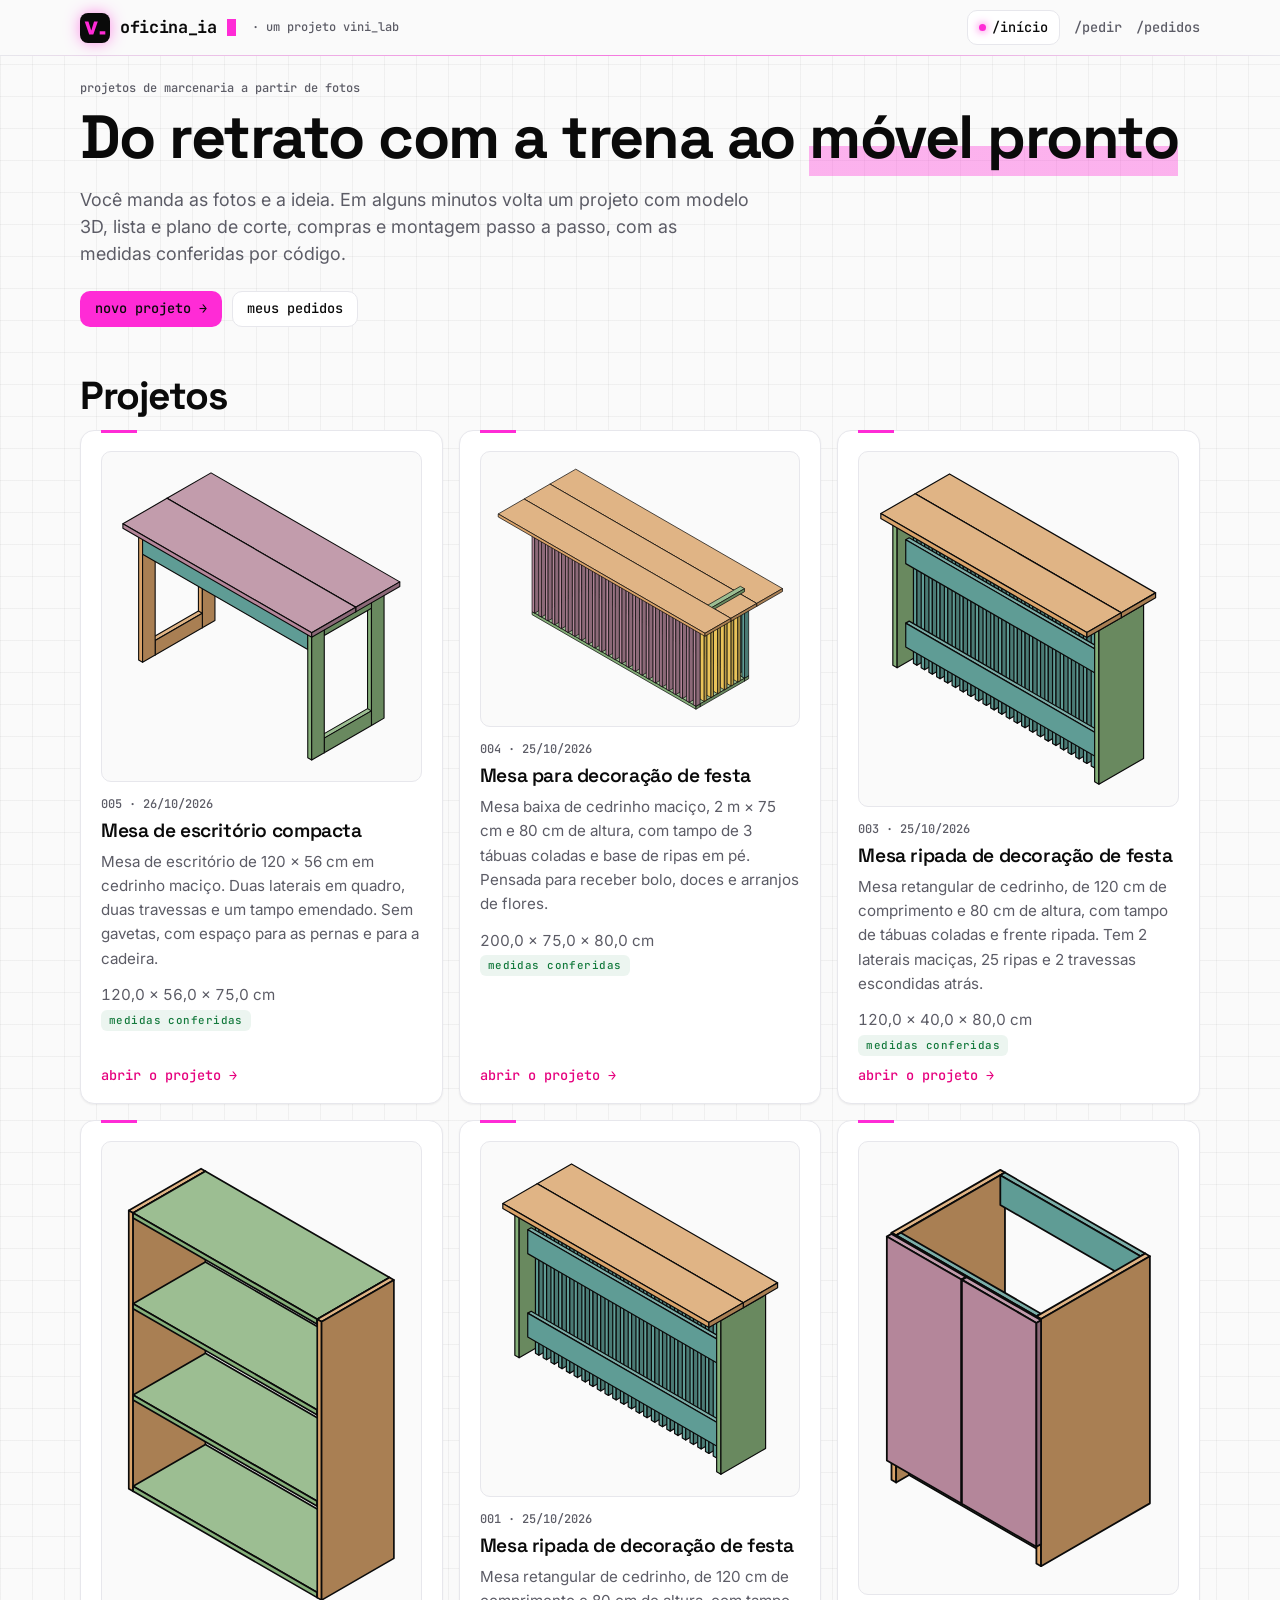
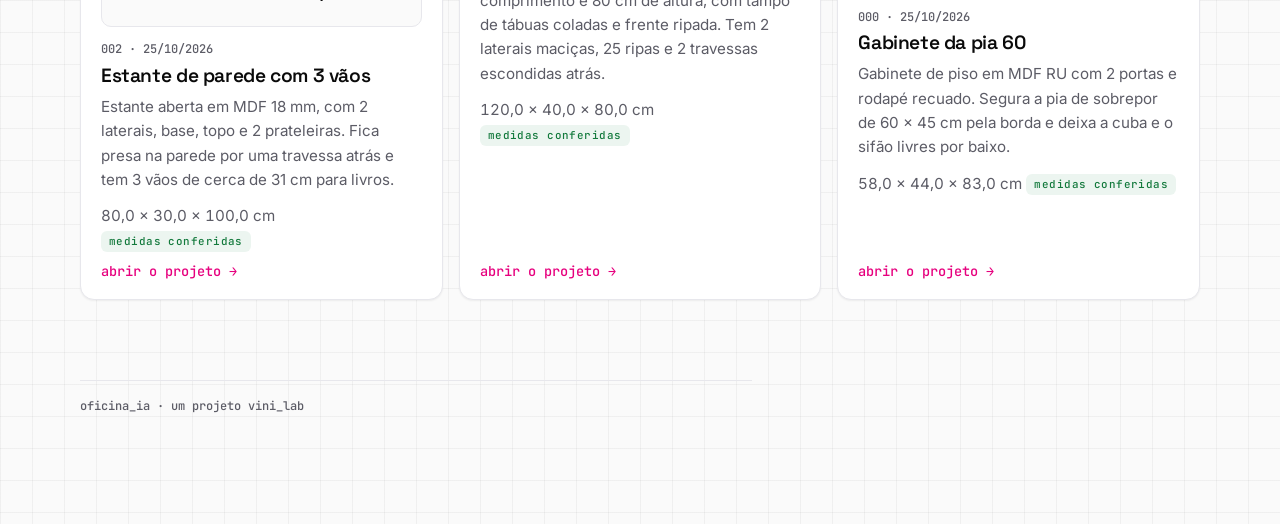
<file: docs/index.html>
<!doctype html>
<html lang="pt-BR">
<head>
<meta charset="utf-8">
<meta name="viewport" content="width=device-width, initial-scale=1, viewport-fit=cover">
<title>oficina_ia</title>
<link rel="icon" href="assets/favicon.svg" type="image/svg+xml" sizes="any">
<link rel="icon" href="assets/favicon-16.svg" type="image/svg+xml" sizes="16x16">
<link rel="apple-touch-icon" href="assets/icone-180.png">
<meta name="theme-color" content="#0a0a0a">
<link rel="preconnect" href="https://fonts.googleapis.com">
<link rel="stylesheet" href="https://fonts.googleapis.com/css2?family=Inter:wght@400;500;600&family=JetBrains+Mono:wght@500;700&family=Space+Grotesk:wght@500;600;700&display=swap">
<link rel="stylesheet" href="assets/oficina.css">
</head>
<body>
<header class="top">
  <div class="top-in">
    <a class="mark" href="./"><span class="chip" aria-hidden="true"><svg viewBox="0 0 32 32" aria-hidden="true"><path fill="currentColor" d="M5 9 L9 9 L12 18.6 L15 9 L19 9 L14.2 23 L9.8 23 Z M21 19.5 L27 19.5 L27 23 L21 23 Z"/></svg></span>oficina_ia<span class="cursor" aria-hidden="true"></span></a>
    <span class="endosso">· um projeto vini_lab</span>
    <nav class="nav" aria-label="Navegação"><a class="inicio" href="./" aria-current="page">/início</a><a class="opc" href="pedir/#novo">/pedir</a><a href="pedir/#pedidos">/pedidos</a></nav>
  </div>
</header>
<main class="wrap">
  <p class="eyebrow">projetos de marcenaria a partir de fotos</p>
  <h1>Do retrato com a trena ao <span class="hl">móvel pronto</span></h1>
  <p class="lead">Você manda as fotos e a ideia. Em alguns minutos volta um projeto com modelo 3D, lista e plano de corte, compras e montagem passo a passo, com as medidas conferidas por código.</p>
  <p style="display:flex;gap:10px;flex-wrap:wrap"><a class="btn pri" id="novo" href="pedir/#novo">novo projeto →</a><a class="btn" href="pedir/#pedidos">meus pedidos</a></p>
  <section style="padding-top:32px">
    <h2>Projetos</h2>
    <div class="galeria" id="galeria"><p class="note">carregando…</p></div>
  </section>
  <p class="foot">oficina_ia · um projeto vini_lab</p>
</main>
<script src="assets/iso.js"></script>
<script>
(function () {
  "use strict";
  var esc = function (s) { return String(s == null ? "" : s).replace(/[&<>"]/g, function (c) { return { "&": "&amp;", "<": "&lt;", ">": "&gt;", '"': "&quot;" }[c]; }); };
  var f1 = function (x) { return (Math.round((x || 0) * 10) / 10).toFixed(1).replace(".", ","); };
  fetch("projetos/indice.json", { cache: "no-store" }).then(function (r) { return r.json(); }).then(function (lista) {
    var g = document.getElementById("galeria");
    if (!lista.length) { g.innerHTML = '<p class="note">Nenhum projeto ainda. Use o botão acima para pedir o primeiro.</p>'; return; }
    g.innerHTML = lista.map(function (p, i) {
      var d = p.dimensoes_externas || {};
      var st = p.status === "ok" ? '<span class="tag med">medidas conferidas</span>' : p.status === "erro" ? '<span class="tag bad">com erro</span>' : '<span class="tag prem">sem validação</span>';
      return '<a class="card proj" href="projetos/' + encodeURIComponent(p.id) + '/"><div class="mini" id="mini' + i + '"></div>' +
        '<span class="eyebrow" style="margin:0">' + esc(p.id.split("-")[0]) + " · " + esc((p.data || "").split("-").reverse().join("/")) + "</span>" +
        "<h3>" + esc(p.titulo) + "</h3><p>" + esc(p.resumo) + '</p><p class="note num" style="margin:0 0 12px">' + f1(d.largura) + " × " + f1(d.profundidade) + " × " + f1(d.altura) + " cm " + st + '</p><span class="go">abrir o projeto →</span></a>';
    }).join("");
    lista.forEach(function (p, i) {
      var cores = OficinaIso.coresGrupo(p.miniatura.map(function (m) { return m.grupo || "peças"; }));
      document.getElementById("mini" + i).innerHTML = OficinaIso.svg(p.miniatura.map(function (m) { return { caixa: m.caixa, cor: cores[m.grupo || "peças"] }; }), { titulo: p.titulo });
    });
  }).catch(function () { document.getElementById("galeria").innerHTML = '<p class="note">Não consegui carregar a lista de projetos.</p>'; });
})();
</script>
</body>
</html>
</file>
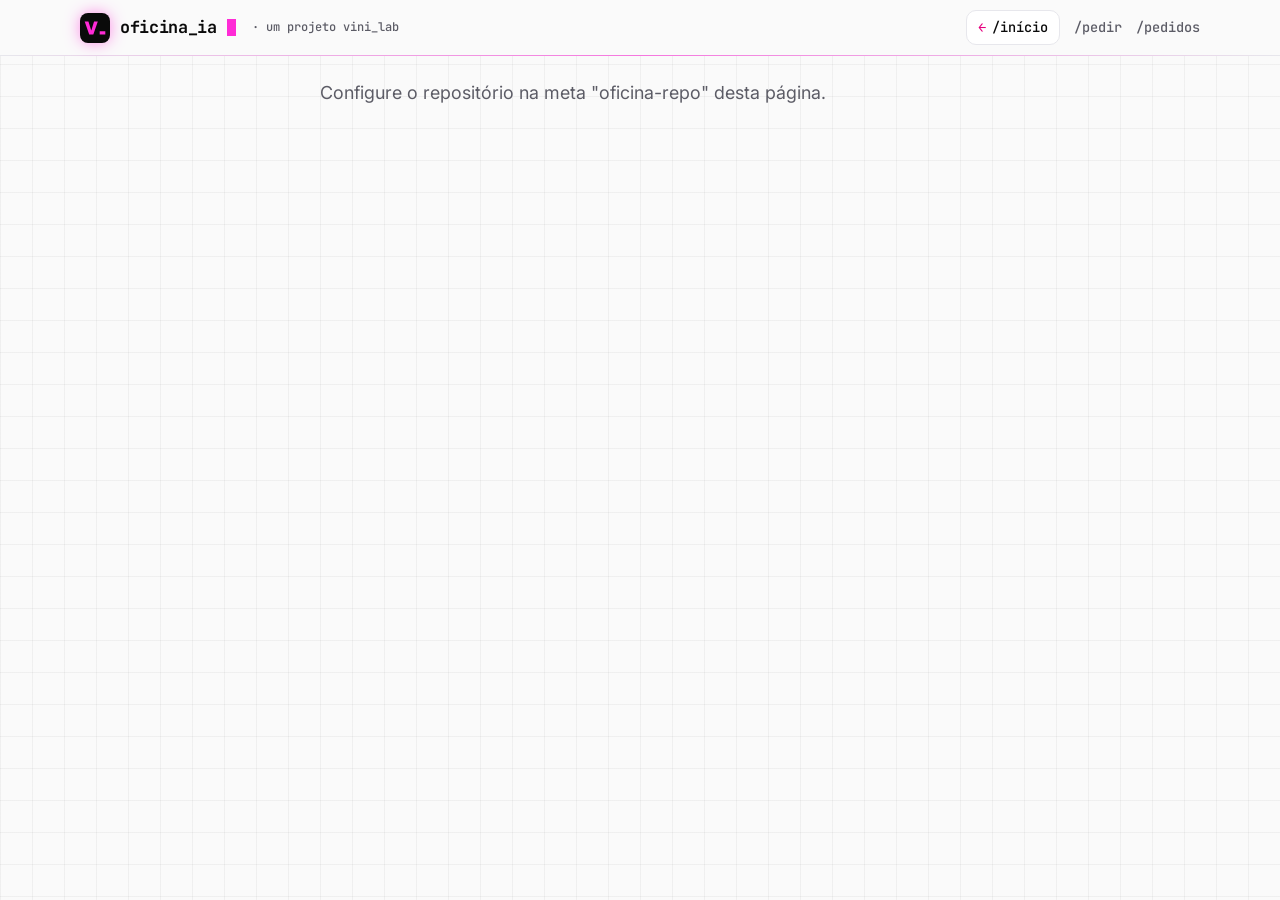
<file: docs/pedir/index.html>
<!doctype html>
<html lang="pt-BR">
<head>
<meta charset="utf-8">
<meta name="viewport" content="width=device-width, initial-scale=1, viewport-fit=cover">
<title>Pedir projeto · oficina_ia</title>
<meta name="oficina-repo" content="">
<link rel="icon" href="../assets/favicon.svg" type="image/svg+xml" sizes="any">
<link rel="icon" href="../assets/favicon-16.svg" type="image/svg+xml" sizes="16x16">
<link rel="apple-touch-icon" href="../assets/icone-180.png">
<meta name="theme-color" content="#0a0a0a">
<link rel="preconnect" href="https://fonts.googleapis.com">
<link rel="stylesheet" href="https://fonts.googleapis.com/css2?family=Inter:wght@400;500;600&family=JetBrains+Mono:wght@500;700&family=Space+Grotesk:wght@500;600;700&display=swap">
<link rel="stylesheet" href="../assets/oficina.css">
<style>
/* layout: uma coluna estreita, pensada para o polegar no celular */
.col{max-width:40rem;margin:0 auto}
.passo-form{display:grid;gap:8px;margin:0 0 22px}
.passo-form > label,.passo-form > .rot{font:600 1.05rem/1.3 var(--display);letter-spacing:-.01em}
.passo-form .dica{font-size:.9rem;color:var(--muted);margin:0}
.campo{width:100%;font:400 1rem/1.5 var(--sans);padding:12px 14px;border:1px solid var(--line);border-radius:10px;background:var(--surface);color:var(--fg)}
textarea.campo{min-height:96px;resize:vertical}
.campo:focus{outline:2px solid var(--neon-strong);outline-offset:1px}
.n{display:inline-grid;place-items:center;width:24px;height:24px;border-radius:6px;background:var(--fg);color:var(--bg);font:700 .75rem/1 var(--mono);margin-right:8px;vertical-align:2px}
.solta{display:grid;place-items:center;gap:6px;text-align:center;padding:26px 16px;border:1.5px dashed var(--muted);border-radius:14px;background:var(--surface);cursor:pointer;font:600 1rem/1.3 var(--display)}
.solta:hover,.solta:focus-within{border-color:var(--neon-strong);box-shadow:var(--glow)}
.solta small{font:400 .85rem/1.4 var(--sans);color:var(--muted)}
.solta input{position:absolute;width:1px;height:1px;opacity:0}
.miniaturas{display:grid;grid-template-columns:repeat(auto-fill,minmax(88px,1fr));gap:8px}
.miniaturas figure{position:relative;margin:0;border-radius:10px;overflow:hidden;border:1px solid var(--line);aspect-ratio:1;background:var(--bg)}
.miniaturas img{width:100%;height:100%;object-fit:cover;display:block}
.miniaturas button{position:absolute;top:4px;right:4px;width:28px;height:28px;border-radius:8px;border:0;background:var(--inverse-bg);color:var(--inverse-fg);font:700 .9rem/1 var(--mono);cursor:pointer}
.opcoes{display:flex;flex-wrap:wrap;gap:8px}
.opcoes label{position:relative}
.opcoes input{position:absolute;opacity:0;inset:0}
.opcoes span{display:inline-block;padding:10px 14px;border:1px solid var(--line);border-radius:10px;background:var(--surface);font:500 .9rem/1.2 var(--sans);cursor:pointer}
.opcoes input:checked + span{background:var(--fg);color:var(--bg);border-color:transparent}
.opcoes input:focus-visible + span{outline:2px solid var(--neon-strong);outline-offset:2px}
.enviar{width:100%;justify-content:center;padding:16px;font-size:1rem}
.progresso{font:500 .85rem/1.4 var(--mono);color:var(--muted);min-height:1.4em;margin-top:10px}
.erro-msg{background:var(--bad-soft);border-radius:10px;padding:10px 12px;font-size:.92rem}
.pedidos{display:grid;gap:10px}
.pedido{display:grid;grid-template-columns:minmax(0,1fr) auto;gap:4px 12px;align-items:center;text-decoration:none;color:inherit;padding:14px 16px}
.pedido h3{margin:0;font-size:1.02rem}
.pedido .meta{font:500 .75rem/1.4 var(--mono);color:var(--muted)}
.estado{font:600 .72rem/1 var(--mono);padding:6px 8px;border-radius:6px;white-space:nowrap}
.e-pronto{background:var(--ok-soft);color:var(--ok)} .e-gerando,.e-fila{background:var(--warn-soft);color:var(--warn)}
.e-perguntas{background:var(--neon-soft);color:var(--fg)} .e-erro,.e-falha{background:var(--bad-soft);color:var(--bad)}
.linha-tempo{list-style:none;padding:0;margin:16px 0;display:grid;gap:10px}
.linha-tempo li{padding:12px 14px;border-radius:10px;background:var(--bg);border:1px solid var(--line);max-width:none;font-size:.95rem}
.linha-tempo li.eu{background:var(--surface)}
.linha-tempo .quem{display:block;font:500 .72rem/1.4 var(--mono);color:var(--muted);margin-bottom:4px}
.pulso{display:inline-block;width:8px;height:8px;border-radius:50%;background:var(--neon);margin-right:8px;animation:pulso 1.2s ease-in-out infinite}
@keyframes pulso{50%{opacity:.25}}
.abas{display:flex;gap:8px;margin:0 0 20px}
.voltar{font:500 .85rem/1 var(--mono);text-decoration:none;color:var(--muted)}
@media (prefers-reduced-motion: reduce){.pulso{animation:none}}
</style>
</head>
<body>
<header class="top">
  <div class="top-in">
    <a class="mark" href="../"><span class="chip" aria-hidden="true"><svg viewBox="0 0 32 32" aria-hidden="true"><path fill="currentColor" d="M5 9 L9 9 L12 18.6 L15 9 L19 9 L14.2 23 L9.8 23 Z M21 19.5 L27 19.5 L27 23 L21 23 Z"/></svg></span>oficina_ia<span class="cursor" aria-hidden="true"></span></a>
    <span class="endosso">· um projeto vini_lab</span>
    <nav class="nav" aria-label="Navegação"><a class="inicio" href="../">/início</a><a class="opc" href="#novo">/pedir</a><a class="opc" href="#pedidos">/pedidos</a></nav>
  </div>
</header>
<main class="wrap"><div class="col" id="tela"><p class="lead">carregando…</p></div></main>
<script src="../assets/pedir.js"></script>
</body>
</html>
</file>
<file: docs/assets/oficina.css>
/* oficina_ia · um projeto vini_lab
   layout: coluna de leitura de 72rem sobre papel quadriculado; funciona a partir de 390 px */
:root{
  --bg:#fafafa; --surface:#ffffff; --fg:#0a0a0a; --muted:#5c5c66; --line:#e7e7ec; --grid:#0a0a0a0b;
  --neon:#ff2bd6; --neon-strong:#e6007e; --neon-soft:#ff2bd61a; --neon-mark:#ff2bd659;
  --inverse-bg:#0a0a0a; --inverse-fg:#f4f4f5; --inverse-muted:#c9c9d1; --on-accent:#0a0a0a;
  --chip-bg:#0a0a0a; --chip-ring:#ff2bd600;
  --ok:#147a3d; --ok-soft:#147a3d14; --warn:#8a5a00; --warn-soft:#f5a6231f; --bad:#b4232a; --bad-soft:#b4232a14;
  --glow:0 0 0 1px #ff2bd659, 0 8px 30px -10px #ff2bd68c; --shadow-1:0 1px 2px #0a0a0a0f;
  --sans:"Inter", ui-sans-serif, system-ui, sans-serif;
  --display:"Space Grotesk", "Inter", ui-sans-serif, system-ui, sans-serif;
  --mono:"JetBrains Mono", ui-monospace, Menlo, Consolas, monospace;
  --max:72rem; --texto:42rem;
}
@media (prefers-color-scheme: dark){:root:not([data-theme="light"]){
  --bg:#0a0a0a; --surface:#141417; --fg:#f4f4f5; --muted:#c9c9d1; --line:#2e2e35; --grid:#ffffff0b;
  --neon-strong:#ff5ce0; --neon-soft:#ff2bd61f; --neon-mark:#ff2bd673; --inverse-bg:#1c0b19;
  --chip-bg:#141417; --chip-ring:#ff2bd659;
  --ok:#5fd38d; --ok-soft:#5fd38d1a; --warn:#f5b84a; --warn-soft:#f5b84a1f; --bad:#ff7b7f; --bad-soft:#ff7b7f1a;
  --glow:0 0 0 1px #ff2bd666, 0 8px 30px -10px #ff2bd6a6; --shadow-1:0 1px 2px #0000004d; color-scheme:dark}}
:root[data-theme="dark"]{
  --bg:#0a0a0a; --surface:#141417; --fg:#f4f4f5; --muted:#c9c9d1; --line:#2e2e35; --grid:#ffffff0b;
  --neon-strong:#ff5ce0; --neon-soft:#ff2bd61f; --neon-mark:#ff2bd673; --inverse-bg:#1c0b19;
  --chip-bg:#141417; --chip-ring:#ff2bd659;
  --ok:#5fd38d; --ok-soft:#5fd38d1a; --warn:#f5b84a; --warn-soft:#f5b84a1f; --bad:#ff7b7f; --bad-soft:#ff7b7f1a;
  --glow:0 0 0 1px #ff2bd666, 0 8px 30px -10px #ff2bd6a6; --shadow-1:0 1px 2px #0000004d; color-scheme:dark}

*{box-sizing:border-box}
html{-webkit-text-size-adjust:100%}
body{margin:0;background:var(--bg);color:var(--fg);font:400 1rem/1.6 var(--sans);overflow-x:hidden;
  background-image:linear-gradient(var(--grid) 1px,transparent 1px),linear-gradient(90deg,var(--grid) 1px,transparent 1px);background-size:32px 32px}
::selection{background:var(--neon);color:var(--on-accent)}
a{color:inherit;text-decoration-color:var(--neon-strong);text-underline-offset:3px}
:focus-visible{outline:2px solid var(--neon-strong);outline-offset:2px}
img{max-width:100%}

/* cabeçalho e marca */
.top{position:sticky;top:0;z-index:20;background:var(--bg);border-bottom:1px solid var(--line)}
.top::after{content:"";position:absolute;left:0;right:0;bottom:-1px;height:1px;background:linear-gradient(90deg,transparent,var(--neon),transparent);opacity:.6}
.top-in{max-width:var(--max);margin:0 auto;padding:10px 16px;display:flex;align-items:center;gap:8px 16px;flex-wrap:nowrap}
.mark{display:inline-flex;align-items:center;gap:10px;font:700 1.05rem/1 var(--mono);letter-spacing:-.02em;text-decoration:none;color:var(--fg)}
.chip{width:30px;height:30px;flex:none;border-radius:8px;background:var(--chip-bg);color:var(--neon);display:grid;place-items:center;box-shadow:inset 0 0 0 1px var(--chip-ring), 0 0 18px -4px #ff2bd6}
.chip svg{width:100%;height:100%;display:block}
.cursor{width:.55em;height:1em;background:var(--neon);display:inline-block;animation:blink 1.1s step-end infinite}
@keyframes blink{50%{opacity:0}}
.endosso{font:500 .75rem/1.4 var(--mono);color:var(--muted)}
.nav{display:flex;align-items:center;gap:14px;font:500 .85rem/1.4 var(--mono);color:var(--muted);margin-left:auto;min-width:0;white-space:nowrap}
.nav a{text-decoration:none}.nav a:hover,.nav a[aria-current]{color:var(--fg)}
.nav-sec{display:none;gap:14px}
@media (min-width:1000px){.nav-sec{display:flex}}
.nav .inicio{display:inline-flex;align-items:center;gap:6px;padding:7px 11px;border:1px solid var(--line);border-radius:10px;background:var(--surface);color:var(--fg);transition:box-shadow .12s cubic-bezier(.2,.7,.2,1)}
.nav .inicio::before{content:"←";color:var(--neon-strong)}
.nav .inicio[aria-current]::before{content:"";width:7px;height:7px;border-radius:50%;background:var(--neon);box-shadow:0 0 8px var(--neon)}
.nav .inicio:hover{box-shadow:var(--glow)}
@media (max-width:560px){.endosso,.nav .opc{display:none}.top-in{gap:10px}.nav{gap:12px;font-size:.8rem}}

/* tipografia */
.wrap{max-width:var(--max);margin:0 auto;padding-inline:16px;padding-block:24px 96px}
section{padding-block:48px 8px;scroll-margin-top:96px}
.eyebrow{font:500 .75rem/1.4 var(--mono);color:var(--muted);margin:0 0 8px}
h1{font:700 clamp(2rem,6vw,3.815rem)/1.08 var(--display);letter-spacing:-.025em;margin:0 0 16px;text-wrap:balance}
h2{font:700 clamp(1.5rem,4vw,2.441rem)/1.1 var(--display);letter-spacing:-.025em;margin:0 0 12px;text-wrap:balance}
h3{font:600 1.2rem/1.3 var(--display);letter-spacing:-.02em;margin:0 0 8px}
.hl{background:linear-gradient(transparent 62%,var(--neon-mark) 62%)}
.lead{font-size:1.12rem;line-height:1.5;color:var(--muted);max-width:var(--texto);margin:0 0 24px}
p,li{max-width:var(--texto)}
.muted{color:var(--muted)}
.note{font-size:.88rem;color:var(--muted)}
.num{font-variant-numeric:tabular-nums}

/* superfícies */
.card{position:relative;background:var(--surface);border:1px solid var(--line);border-radius:14px;padding:20px;box-shadow:var(--shadow-1);min-width:0}
.card::before{content:"";position:absolute;left:20px;top:-1px;width:36px;height:3px;background:var(--neon)}
.card.plain::before{display:none}
.grid2{display:grid;grid-template-columns:repeat(auto-fit,minmax(min(100%,21rem),1fr));gap:16px}
.tag{display:inline-flex;align-items:center;gap:4px;font:500 .68rem/1 var(--mono);letter-spacing:.04em;padding:4px 7px;border-radius:6px;border:1px solid var(--line);background:var(--surface);color:var(--muted);white-space:nowrap;vertical-align:middle}
.tag.prem{background:var(--warn-soft);border-color:transparent;color:var(--warn)}
.tag.med{background:var(--ok-soft);border-color:transparent;color:var(--ok)}
.tag.bad{background:var(--bad-soft);border-color:transparent;color:var(--bad)}
.btn{display:inline-flex;align-items:center;gap:6px;font:500 .85rem/1 var(--mono);padding:10px 14px;border-radius:10px;border:1px solid var(--line);background:var(--surface);color:var(--fg);cursor:pointer;text-decoration:none;transition:box-shadow .12s cubic-bezier(.2,.7,.2,1)}
.btn:hover{box-shadow:var(--glow)}
.btn.pri{background:var(--neon);color:var(--on-accent);border-color:transparent}
.btn[aria-pressed="true"]{background:var(--fg);color:var(--bg);border-color:transparent}
.sw{display:inline-block;width:12px;height:12px;border-radius:3px;vertical-align:-1px;margin-right:6px;border:1px solid #0000001f;flex:none}

/* resumo */
.hero{display:grid;grid-template-columns:minmax(0,1.1fr) minmax(0,1fr);gap:24px;align-items:start}
@media (max-width:820px){.hero{grid-template-columns:1fr}}
.shot{background:var(--surface);border:1px solid var(--line);border-radius:14px;padding:12px;display:grid;place-items:center;min-width:0}
.shot svg{width:100%;height:auto;max-height:420px}
.dims{display:grid;grid-template-columns:repeat(3,minmax(0,1fr));gap:8px;margin:0 0 16px}
.dim{background:var(--surface);border:1px solid var(--line);border-radius:10px;padding:10px 12px;min-width:0}
.dim b{display:block;font:700 1.5rem/1.1 var(--display);letter-spacing:-.02em;font-variant-numeric:tabular-nums}
.dim span{font:500 .7rem/1.3 var(--mono);color:var(--muted)}
.facts{display:grid;grid-template-columns:auto minmax(0,1fr);gap:6px 14px;margin:0 0 16px;font-size:.95rem}
.facts dt{font:500 .75rem/1.6 var(--mono);color:var(--muted)}
.facts dd{margin:0;min-width:0}
.seal{display:flex;gap:12px;align-items:flex-start;border-radius:14px;padding:14px 16px}
.seal.ok{background:var(--ok-soft)}
.seal.bad{background:var(--bad-soft)}
.seal.none{background:var(--warn-soft)}
.seal .ico{font:700 .72rem/1 var(--mono);padding:6px 8px;border-radius:6px;white-space:nowrap;color:var(--bg)}
.seal.ok .ico{background:var(--ok)} .seal.bad .ico{background:var(--bad)} .seal.none .ico{background:var(--warn)}
.seal ul{margin:8px 0 0;padding-left:1.1rem;font-size:.88rem}
details summary{cursor:pointer;font:500 .8rem/1.4 var(--mono);color:var(--muted);margin-top:6px}
.naocorte{background:var(--bad-soft);border-radius:14px;padding:16px 18px;margin-top:16px}
.naocorte h3{color:var(--bad)}

/* premissas */
.lista-prem{display:grid;gap:0;border:1px solid var(--line);border-radius:14px;background:var(--surface);overflow:hidden}
.lista-prem > div{display:grid;grid-template-columns:minmax(0,1.2fr) minmax(0,.6fr) minmax(0,1.6fr);gap:6px 16px;padding:14px 18px;border-top:1px solid var(--line)}
.lista-prem > div:first-child{border-top:0}
@media (max-width:720px){.lista-prem > div{grid-template-columns:1fr}}
.lista-prem b{font-weight:600}
.lista-prem .v{font:700 1rem/1.4 var(--mono);font-variant-numeric:tabular-nums}

/* 3D */
.viewer{position:relative;height:min(64vh,540px);min-height:340px;background:var(--surface);border:1px solid var(--line);border-radius:14px;overflow:hidden;touch-action:none}
.viewer canvas{display:block;width:100%;height:100%}
.tools{display:flex;gap:8px;flex-wrap:wrap;margin:0 0 12px}
.slider{display:grid;grid-template-columns:auto minmax(0,1fr);gap:12px;align-items:center;margin:12px 0 0}
.slider input{width:100%;accent-color:var(--neon-strong)}
.slider output{font:500 .8rem/1.4 var(--mono);color:var(--muted);grid-column:1/-1}
.tip{position:absolute;pointer-events:none;background:var(--inverse-bg);color:var(--inverse-fg);font:500 .8rem/1.4 var(--mono);padding:8px 10px;border-radius:8px;transform:translate(-50%,calc(-100% - 12px));white-space:nowrap;max-width:80vw;overflow:hidden;text-overflow:ellipsis}
.tip small{color:var(--inverse-muted);display:block}
.nogl{position:absolute;inset:0;display:grid;place-items:center;padding:24px;text-align:center;color:var(--muted)}
.legend{display:flex;flex-wrap:wrap;gap:6px 14px;margin-top:12px;font:500 .78rem/1.4 var(--mono);color:var(--muted)}

/* tabelas */
.tbl-wrap{overflow-x:auto;border:1px solid var(--line);border-radius:14px;background:var(--surface);max-width:100%}
table{border-collapse:collapse;width:100%;font-size:.9rem}
th,td{padding:10px 12px;text-align:left;border-bottom:1px solid var(--line);vertical-align:top}
th{font:500 .72rem/1.3 var(--mono);color:var(--muted);background:var(--bg);white-space:nowrap}
tr:last-child td{border-bottom:0}
td.n{font-family:var(--mono);font-variant-numeric:tabular-nums;white-space:nowrap}
td.cod{font:700 .9rem/1.3 var(--mono);white-space:nowrap}

/* plano de corte */
.sheets{display:grid;gap:16px}
.sheet-svg{width:100%;height:auto;display:block}
.sheet-svg .bd{fill:var(--bg);stroke:var(--muted);stroke-width:.4}
.sheet-svg .pc{stroke:#0a0a0a;stroke-width:.35}
.sheet-svg .lb{font:700 7px var(--mono);fill:#0a0a0a}
.sheet-svg .lb2{font:500 4.6px var(--mono);fill:#0a0a0a}
.sheet-svg .lbs{font:700 3.8px var(--mono);fill:#0a0a0a}
.sheet-svg .dimt{font:500 5px var(--mono);fill:var(--muted)}

/* listas */
.buy{list-style:none;padding:0;margin:0}
.buy li{display:grid;grid-template-columns:5.2rem minmax(0,1fr);gap:12px;padding:10px 0;border-bottom:1px solid var(--line);max-width:none}
.buy li:last-child{border-bottom:0}
.buy .q{font:700 .92rem/1.4 var(--mono);font-variant-numeric:tabular-nums}
.buy small{color:var(--muted);display:block;font-size:.85rem}
.marcar{list-style:none;padding:0;margin:0}
.marcar label{display:flex;gap:12px;align-items:flex-start;padding:10px 0;border-bottom:1px solid var(--line);cursor:pointer}
.marcar input{width:20px;height:20px;margin-top:2px;accent-color:var(--neon-strong);flex:none}
.marcar small{color:var(--muted);display:block;font-size:.85rem}

/* passos */
.steps{list-style:none;padding:0;margin:0;display:grid;gap:16px}
.step{display:grid;grid-template-columns:minmax(0,17rem) minmax(0,1fr);gap:20px;max-width:none}
@media (max-width:760px){.step{grid-template-columns:1fr}}
.step-img{background:var(--surface);border:1px solid var(--line);border-radius:10px;padding:8px;display:grid;place-items:center;min-width:0}
.step-img svg{width:100%;height:auto;max-height:260px}
.step-n{font:700 .75rem/1 var(--mono);color:var(--muted);margin-bottom:6px}
.step ul{padding-left:1.1rem;margin:8px 0}
.chips{display:flex;gap:6px;flex-wrap:wrap;margin:4px 0 8px}
.err{margin-top:10px;background:var(--bad-soft);border-radius:10px;padding:10px 12px;font-size:.9rem}
.err b{font:700 .72rem/1.4 var(--mono);color:var(--bad);display:block}
.iso-face{stroke:#0a0a0a;stroke-width:.6;stroke-linejoin:round}
.iso-lbl{font:700 9px var(--mono);fill:#0a0a0a;paint-order:stroke;stroke:#ffffff;stroke-width:2.5px}

/* fotos e glossário */
.fotos{display:grid;grid-template-columns:repeat(auto-fill,minmax(min(100%,12rem),1fr));gap:12px}
.fotos a{display:block;border:1px solid var(--line);border-radius:14px;overflow:hidden;background:var(--surface)}
.fotos img{display:block;width:100%;aspect-ratio:4/3;object-fit:cover}
dl.glos{display:grid;grid-template-columns:minmax(0,12rem) minmax(0,1fr);gap:8px 18px;margin:0}
dl.glos dt{font-weight:600} dl.glos dd{margin:0;color:var(--muted)}
@media (max-width:600px){dl.glos{grid-template-columns:1fr} dl.glos dd{margin-bottom:8px}}
.foot{margin-top:72px;padding-top:16px;border-top:1px solid var(--line);font:500 .75rem/1.6 var(--mono);color:var(--muted)}

/* galeria */
.galeria{display:grid;grid-template-columns:repeat(auto-fill,minmax(min(100%,19rem),1fr));gap:16px}
a.proj{display:flex;flex-direction:column;text-decoration:none;color:inherit;transition:transform .2s cubic-bezier(.2,.7,.2,1),box-shadow .2s cubic-bezier(.2,.7,.2,1)}
a.proj:hover{transform:translateY(-3px);box-shadow:var(--glow)}
a.proj .mini{background:var(--bg);border:1px solid var(--line);border-radius:10px;padding:10px;margin-bottom:14px;display:grid;place-items:center;aspect-ratio:4/3}
a.proj .mini svg{width:100%;height:100%}
a.proj h3{margin:6px 0}
a.proj p{margin:0 0 12px;color:var(--muted);font-size:.95rem}
.go{font:500 .85rem/1 var(--mono);color:var(--neon-strong);margin-top:auto}

@media (prefers-reduced-motion: reduce){.cursor{animation:none}*{transition-duration:0ms!important}a.proj:hover{transform:none}}
@media print{
  body{background:#fff;color:#000}
  .top,#modelo,.tools,.no-print{display:none!important}
  section{padding-block:16px 0}
  .card,.step,.tbl-wrap,.lista-prem{break-inside:avoid;box-shadow:none}
  a{text-decoration:none}
}
</file>
